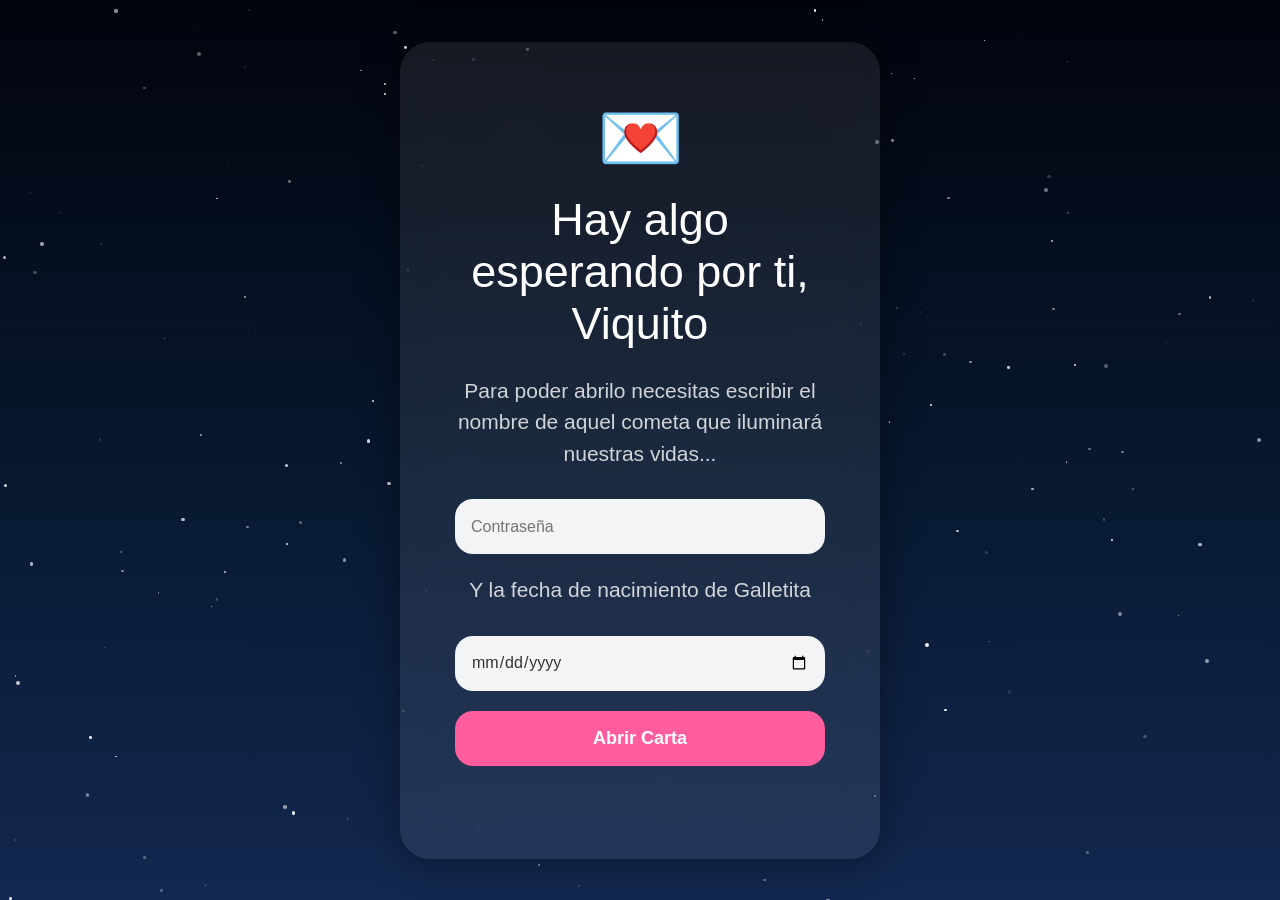
<file: index.html>
<!DOCTYPE html>
<html lang="es">

<head>

<meta charset="UTF-8">
<meta name="viewport" content="width=device-width, initial-scale=1.0">

<title>Viquito</title>

<link rel="stylesheet" href="style.css">

</head>

<body>

<div id="stars"></div>

<div class="floating-hearts"></div>

<div class="login-box">

    <h1>💌</h1>

    <h2>Hay algo esperando por ti, Viquito</h2>

    <p>
        Para poder abrilo necesitas escribir el nombre de aquel cometa que iluminará nuestras vidas...
    </p>

    <input
        type="password"
        id="password"
        placeholder="Contraseña">
        <p>
            Y la fecha de nacimiento de Galletita
        </p>
    <input
        type="date"
        id="fecha">

    <button onclick="login()">
        Abrir Carta
    </button>

    <small id="mensaje"></small>

</div>

<script src="script.js"></script>

</body>
</html>
</file>
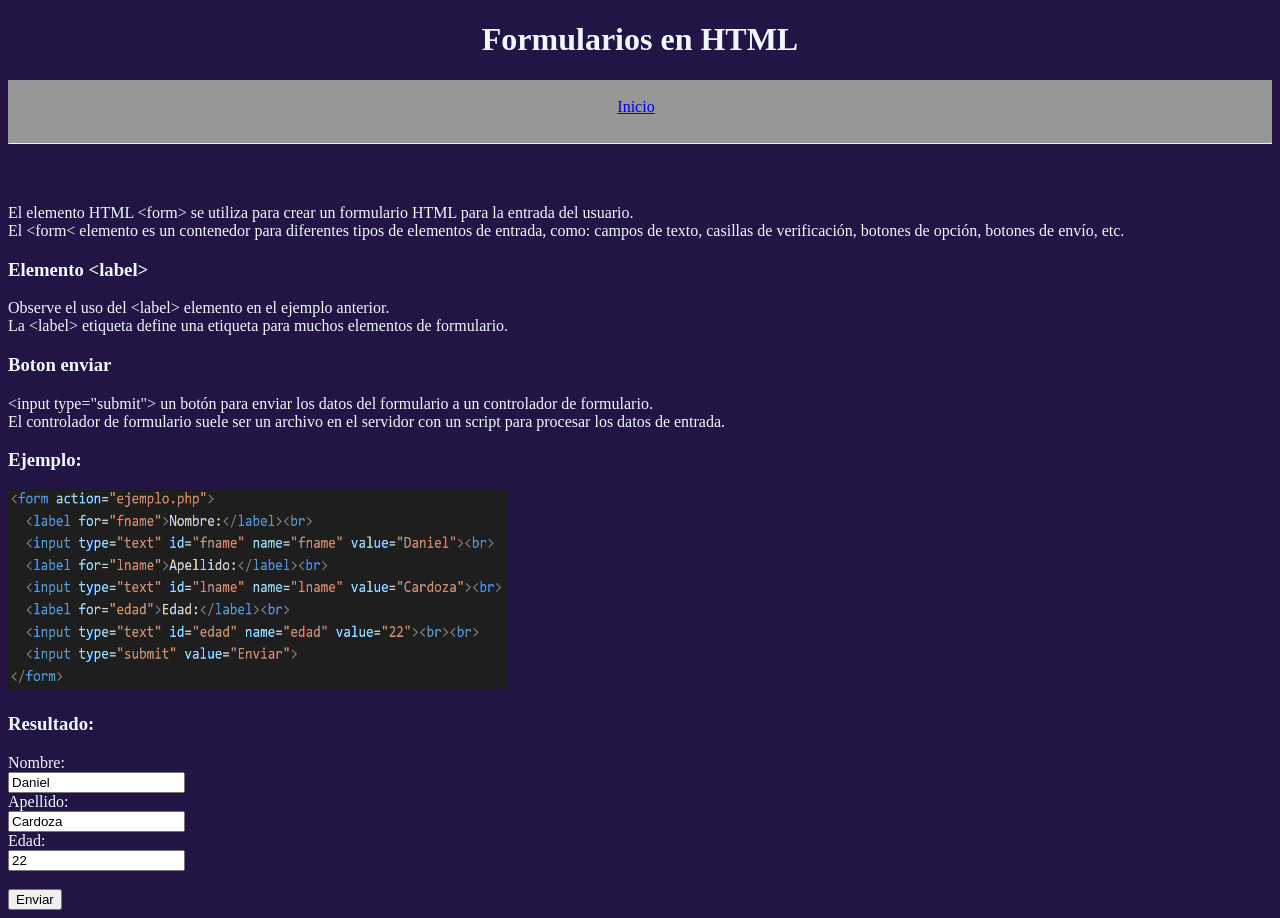
<file: paginas/formularios.html>
<!DOCTYPE html>
<html lang="es">
<head>
    <meta charset="UTF-8">
    <meta http-equiv="X-UA-Compatible" content="IE=edge">
    <meta name="viewport" content="width=device-width, initial-scale=1.0">
    <title>Formulario</title>
    <link rel="stylesheet" href="">
    <style>

    </style>
</head>
<body style="background-color: rgb(34, 21, 70)">
    <header>
        <div>
            <h1 style="text-align: center; color:aliceblue">Formularios en HTML</h1>
        </div>
    </header>
    <nav>
        <div style="background-color: rgb(152, 151, 151); text-align: center;">
            <br>
            <a href="../index.html">Inicio</a>&nbsp;&nbsp;
            <br><br><hr>
        </div>
    </nav>
    <section id="seccion5" style="color: aliceblue;">
                <br><br>
              <P>
                El elemento HTML &lt;form&gt; se utiliza para crear un formulario HTML para la entrada del usuario. <br>
                El &lt;form&lt; elemento es un contenedor para diferentes tipos de elementos de entrada, como: campos de texto, casillas de verificación, botones de opción, botones de envío, etc. <br>

              </P>
        <h3 style="text-align: left;">Elemento &lt;label&gt;</h3>
        <p>
            Observe el uso del &lt;label&gt; elemento en el ejemplo anterior. <br>
            La &lt;label&gt; etiqueta define una etiqueta para muchos elementos de formulario. <br>

        </p>
        <h3 style="text-align: left;">Boton enviar</h3>
        <p>
            &lt;input type="submit"&gt; un botón para enviar los datos del formulario a un controlador de formulario.<br>
            El controlador de formulario suele ser un archivo en el servidor con un script para procesar los datos de entrada.<br>
        </p>
        <h3 style="text-align: left;">Ejemplo:</h3>
        <img style="height: 200px; width: 500px;" src="../img/formularios.png" alt="Programacion">
       
      <h3 style="text-align: left;">Resultado:</h3>

      <form action="ejemplo.php">
        <label for="fname">Nombre:</label><br>
        <input type="text" id="fname" name="fname" value="Daniel"><br>
        <label for="lname">Apellido:</label><br>
        <input type="text" id="lname" name="lname" value="Cardoza"><br>
        <label for="edad">Edad:</label><br>
        <input type="text" id="edad" name="edad" value="22"><br><br>
        <input type="submit" value="Enviar">
      </form>
    </section>
    

    </body>
    </html>
</file>
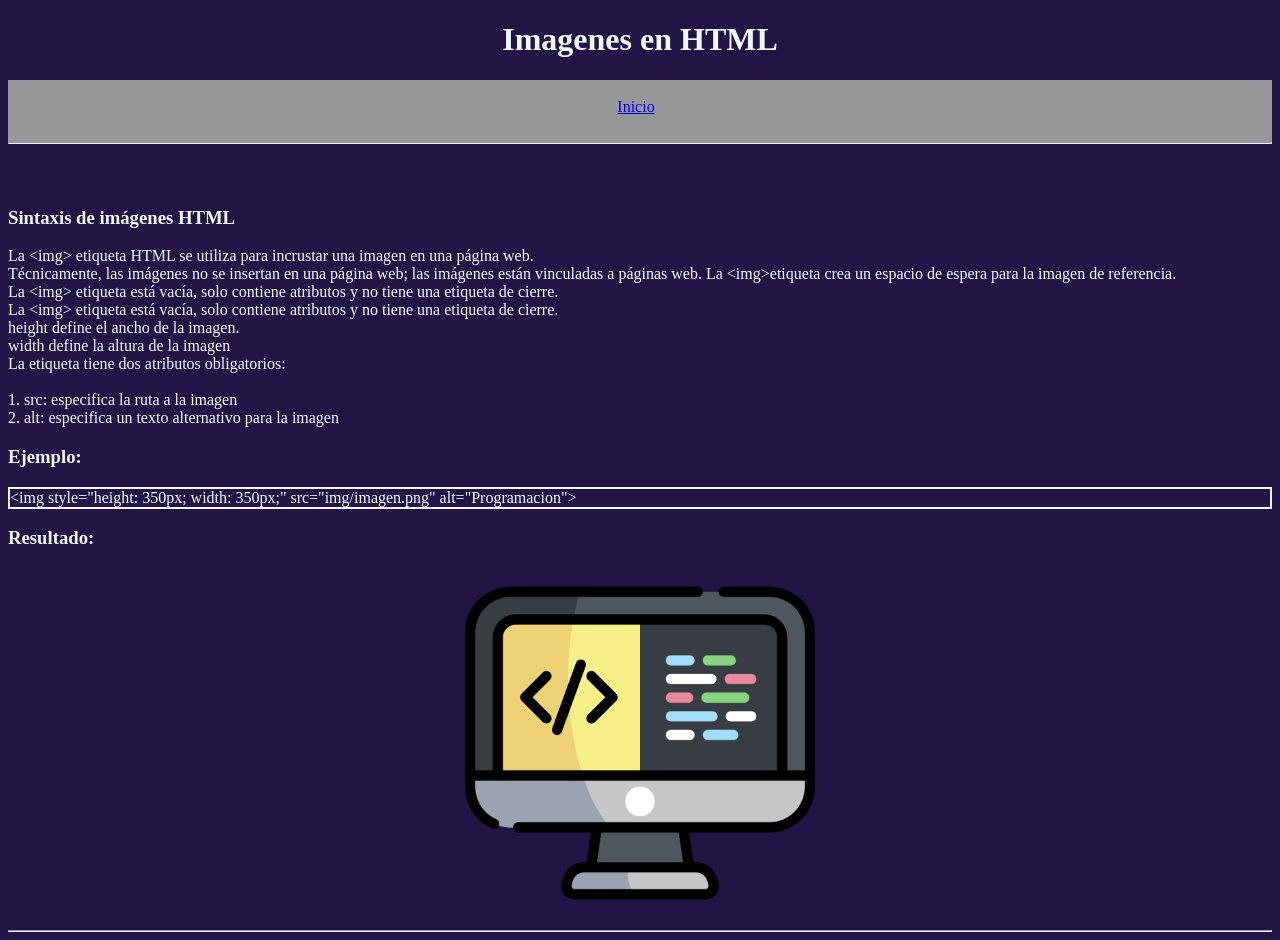
<file: paginas/imagenes.html>
<!DOCTYPE html>
<html lang="es">
<head>
    <meta charset="UTF-8">
    <meta http-equiv="X-UA-Compatible" content="IE=edge">
    <meta name="viewport" content="width=device-width, initial-scale=1.0">
    <title>Imagenes</title>
    <link rel="stylesheet" href="">
    <style>

    </style>
</head>
<body style="background-color: rgb(34, 21, 70)">
    <header>
        <div>
            <h1 style="text-align: center; color:aliceblue">Imagenes en HTML</h1>
        </div>
    </header>
    <nav>
        <div style="background-color: rgb(152, 151, 151); text-align: center;">
            <br>
            <a href="../index.html">Inicio</a>&nbsp;&nbsp;
            <br><br><hr>
        </div>
    </nav>
    <section id="seccion2" style="color: aliceblue";>
        <br><br>
    
        <h3 style="text-align: left;">Sintaxis de imágenes HTML</h3>
    
            <p>
                La &lt;img&gt; etiqueta HTML se utiliza para incrustar una imagen en una página web. <br>
                Técnicamente, las imágenes no se insertan en una página web; las imágenes están vinculadas a páginas web. La &lt;img&gt;etiqueta crea un espacio de espera para la imagen de referencia. <br>
                La &lt;img&gt; etiqueta está vacía, solo contiene atributos y no tiene una etiqueta de cierre. <br>
                La &lt;img&gt; etiqueta está vacía, solo contiene atributos y no tiene una etiqueta de cierre. <br>
                height define el ancho de la imagen. <br>
                width define la altura de la imagen <br>
                La <img>etiqueta tiene dos atributos obligatorios: <br>
                
                <br>
                1. src: especifica la ruta a la imagen <br>
                2. alt: especifica un texto alternativo para la imagen <br>
            
            </p>
        <h3 style="text-align: left;">Ejemplo:</h3>
            <p style="border: 2px solid aliceblue;">
                &lt;img style="height: 350px; width: 350px;" src="img/imagen.png" alt="Programacion"&gt;
            </p>
        <h3 style="text-align: left;">Resultado:</h3>    
            <div align = "center"><img style="height: 350px; width: 350px;" src="../img/imagen.png" alt="Programacion"> </div>
    </section>
    <hr>

    </body>
    </html>
</file>
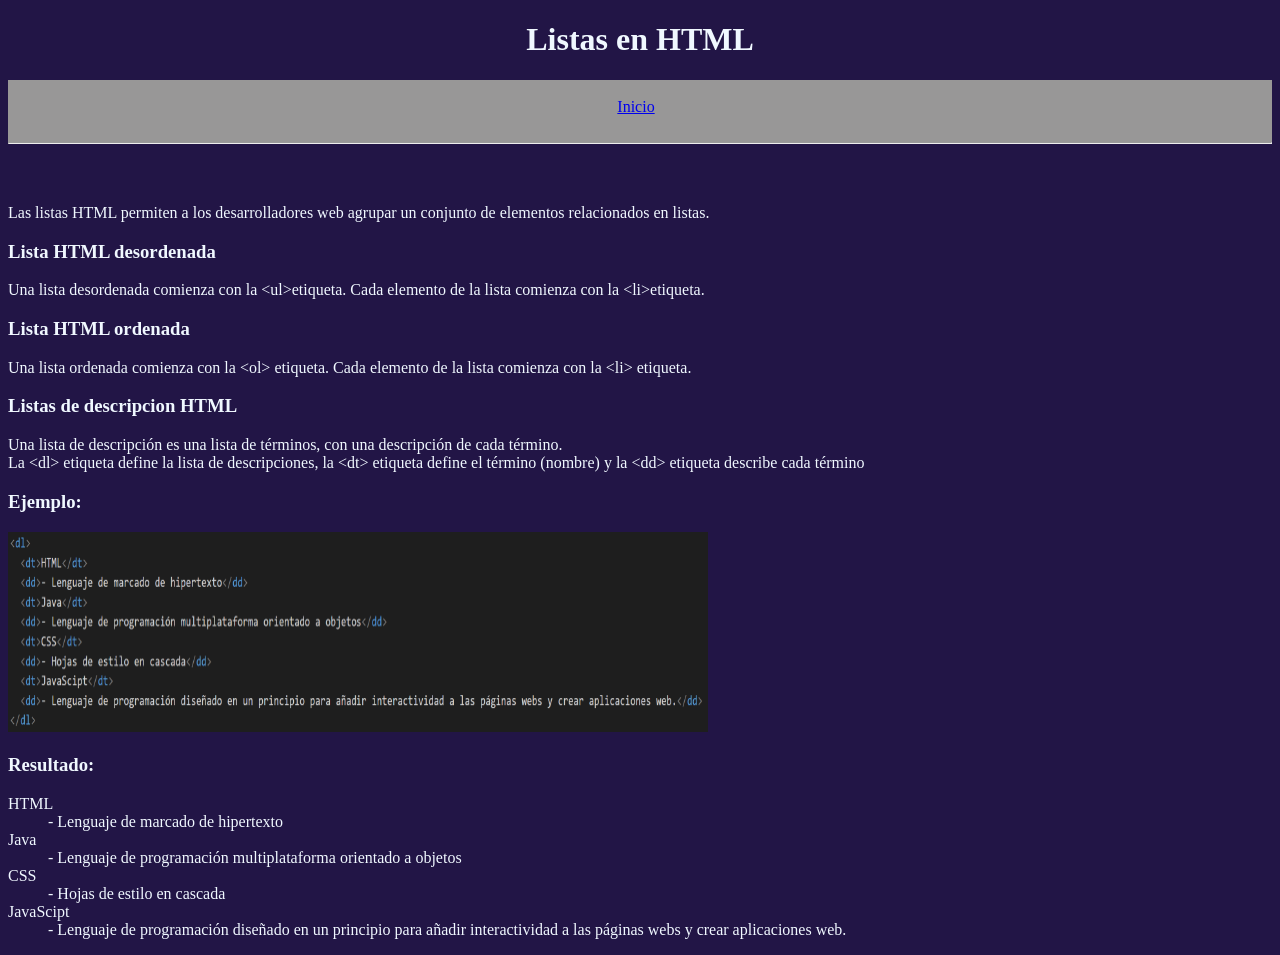
<file: paginas/listas.html>
<!DOCTYPE html>
<html lang="es">
<head>
    <meta charset="UTF-8">
    <meta http-equiv="X-UA-Compatible" content="IE=edge">
    <meta name="viewport" content="width=device-width, initial-scale=1.0">
    <title>Listas</title>
    <link rel="stylesheet" href="">
    <style>

    </style>
</head>
<body style="background-color: rgb(34, 21, 70)">
    <header>
        <div>
            <h1 style="text-align: center; color:aliceblue">Listas en HTML</h1>
        </div>
    </header>
    <nav>
        <div style="background-color: rgb(152, 151, 151); text-align: center;">
            <br>
            <a href="../index.html">Inicio</a>&nbsp;&nbsp;
            <br><br><hr>
        </div>
    </nav>
    <br><br>
    <section style="color: aliceblue;">
        
              <P>
                Las listas HTML permiten a los desarrolladores web agrupar un conjunto de elementos relacionados en listas. <br>
              </P>
        <h3 style="text-align: left;">Lista HTML desordenada</h3>
        <p>
            Una lista desordenada comienza con la &lt;ul&gt;etiqueta. Cada elemento de la lista comienza con la &lt;li&gt;etiqueta. <br>

        </p>
        <h3 style="text-align: left;">Lista HTML ordenada</h3>
        <p>
            Una lista ordenada comienza con la &lt;ol&gt; etiqueta. Cada elemento de la lista comienza con la &lt;li&gt; etiqueta. <br>
        </p>
        <h3 style="text-align: left;">Listas de descripcion HTML</h3>
        <p>
            Una lista de descripción es una lista de términos, con una descripción de cada término.<br>
            La &lt;dl&gt; etiqueta define la lista de descripciones, la &lt;dt&gt; etiqueta define el término (nombre) y la &lt;dd&gt; etiqueta describe cada término <br>

        </p>
        <h3 style="text-align: left;">Ejemplo:</h3>
      <img style="height: 200px; width: 700px;" src="../img/listas.png" alt="Programacion">
      <h3 style="text-align: left;">Resultado:</h3>
      <dl>
        <dt>HTML</dt>
        <dd>- Lenguaje de marcado de hipertexto</dd>
        <dt>Java</dt>
        <dd>- Lenguaje de programación multiplataforma orientado a objetos</dd>
        <dt>CSS</dt>
        <dd>- Hojas de estilo en cascada</dd>
        <dt>JavaScipt</dt>
        <dd>- Lenguaje de programación diseñado en un principio para añadir interactividad a las páginas webs y crear aplicaciones web.</dd>
      </dl>
    </section>

    </body>
    </html>
</file>
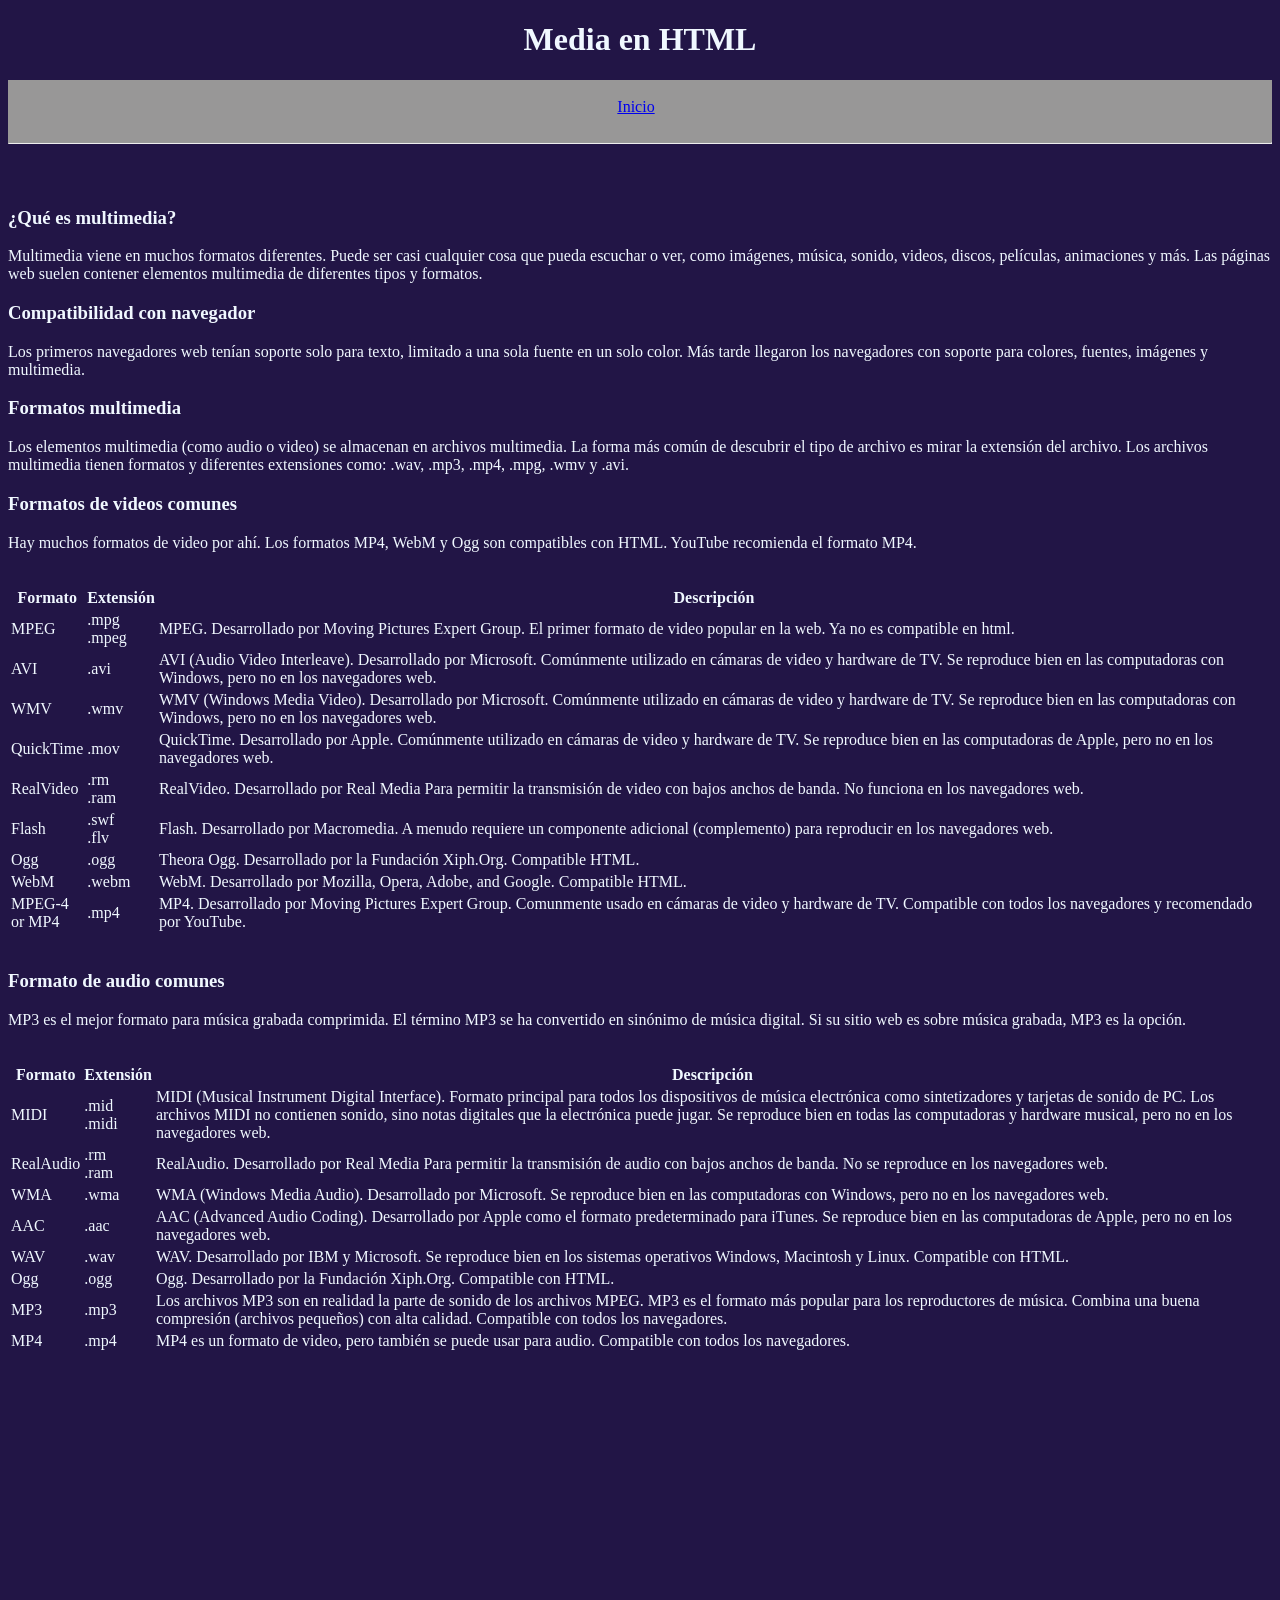
<file: paginas/media.html>
<!DOCTYPE html>
<html lang="es">
<head>
    <meta charset="UTF-8">
    <meta http-equiv="X-UA-Compatible" content="IE=edge">
    <meta name="viewport" content="width=device-width, initial-scale=1.0">
    <title>Media</title>
    <link rel="stylesheet" href="">
    <style>

    </style>
</head>
<body style="background-color: rgb(34, 21, 70)">
    <header>
        <div>
            <h1 style="text-align: center; color:aliceblue">Media en HTML</h1>
        </div>
    </header>
    <nav>
        <div style="background-color: rgb(152, 151, 151); text-align: center;">
            <br>
            <a href="../index.html">Inicio</a>&nbsp;&nbsp;
            <br><br><hr>
        </div>
    </nav>
    <section id="seccion6" style="color: aliceblue;">
        <br><br>
      
        <h3 style="text-align: left;">¿Qué es multimedia?</h3>
        <p>
            Multimedia viene en muchos formatos diferentes. 
            Puede ser casi cualquier cosa que pueda escuchar o ver, como imágenes, música, sonido, videos, discos, películas, animaciones y más.
            Las páginas web suelen contener elementos multimedia de diferentes tipos y formatos.
        </p>
        <h3 style="text-align: left;">Compatibilidad con navegador</h3>
        <p>
            Los primeros navegadores web tenían soporte solo para texto, limitado a una sola fuente en un solo color.
            Más tarde llegaron los navegadores con soporte para colores, fuentes, imágenes y multimedia.
        </p>
        <h3 style="text-align: left;">Formatos multimedia</h3>
        <p>
            Los elementos multimedia (como audio o video) se almacenan en archivos multimedia.
            La forma más común de descubrir el tipo de archivo es mirar la extensión del archivo.
            Los archivos multimedia tienen formatos y diferentes extensiones como: .wav, .mp3, .mp4, .mpg, .wmv y .avi.
        </p>
        <h3 style="text-align: left;">Formatos de videos comunes</h3>
        <p>
            Hay muchos formatos de video por ahí.
            Los formatos MP4, WebM y Ogg son compatibles con HTML.
            YouTube recomienda el formato MP4.
        </p><br>
        <table class="ws-table-all notranslate">
        <tr>
        <th>Formato</th>
        <th style="width:50px">Extensión</th>
        <th>Descripción</th>
        </tr>
        <tr>
        <td>MPEG</td>
        <td>.mpg<br>.mpeg</td>
        <td>
            MPEG. 
            Desarrollado por 
            Moving Pictures Expert Group. El primer formato de video popular en la web. 
            Ya no es compatible en html. </td>
        </tr>
        <tr>
        <td>AVI</td>
        <td>.avi</td>
        <td>
            AVI (Audio Video Interleave). Desarrollado por Microsoft. Comúnmente utilizado en cámaras de video y hardware de TV. 
            Se reproduce bien en las computadoras con Windows, pero no en los navegadores web.</td>
        </tr>
        <tr>
        <td>WMV</td>
        <td>.wmv</td>
        <td>
            WMV (Windows Media Video). Desarrollado por Microsoft. 
            Comúnmente utilizado en cámaras de video y hardware de TV. 
            Se reproduce bien en las computadoras con Windows, pero no en los navegadores web.</td>
        </tr>
        <tr>
        <td>QuickTime</td>
        <td>.mov</td>
        <td>
            QuickTime. Desarrollado por Apple. Comúnmente utilizado en cámaras de video y hardware de TV.
            Se reproduce bien en las computadoras de Apple, pero no en los navegadores web.</td>
        </tr>
        <tr>
        <td>RealVideo</td>
        <td>.rm<br>.ram</td>
        <td>
            RealVideo. Desarrollado por Real Media Para permitir la transmisión de video con bajos anchos de banda. 
            No funciona en los navegadores web.</td>
        </tr>
        <tr>
        <td>Flash</td>
        <td>.swf<br>.flv</td>
        <td>
            Flash. Desarrollado por Macromedia. 
            A menudo requiere un componente adicional (complemento) para reproducir en los navegadores web.</td>
        </tr>
        <tr>
        <td>Ogg</td>
        <td>.ogg</td>
        <td>
            Theora Ogg. Desarrollado por la Fundación Xiph.Org. Compatible HTML.</td>
        </tr>
        <tr>
        <td>WebM</td>
        <td>.webm</td>
        <td>
            WebM. 
            Desarrollado por Mozilla, Opera, Adobe, and Google. Compatible 
            HTML.</td>
        </tr>
        <tr>
        <td>MPEG-4<br>or MP4</td>
        <td>.mp4</td>
        <td>
            MP4. 
            Desarrollado por Moving Pictures Expert Group. Comunmente usado en cámaras de video y hardware de TV. 
            Compatible con todos los navegadores y&nbsp;recomendado por YouTube.&nbsp; </td>
        </tr>
        </table>
        <br>
        <h3>Formato de audio comunes</h3>
        <p>
            MP3 es el mejor formato para música grabada comprimida. El término MP3 se ha convertido en sinónimo de música digital.
            Si su sitio web es sobre música grabada, MP3 es la opción.
        </p><br>
        <table class="ws-table-all notranslate">
        <tr>
        <th>Formato</th>
        <th style="width:50px">Extensión</th>
        <th>Descripción</th>
        </tr>
        <tr>
        <td>MIDI</td>
        <td>.mid<br>.midi</td>
        <td>
            MIDI (Musical Instrument Digital Interface). 
            Formato principal para todos los dispositivos de música electrónica como sintetizadores y tarjetas de sonido de PC. 
            Los archivos MIDI no contienen sonido, sino notas digitales que la electrónica puede jugar. Se reproduce bien en todas las computadoras y hardware musical, pero no en los navegadores web.</td>
        </tr>
        <tr>
        <td>RealAudio</td>
        <td>.rm<br>.ram</td>
        <td>
            RealAudio. 
            Desarrollado por Real Media 
            Para permitir la transmisión de audio con bajos anchos de banda. 
            No se reproduce en los navegadores web.</td>
        </tr>
        <tr>
        <td>WMA</td>
        <td>.wma</td>
        <td>
            WMA (Windows Media Audio). Desarrollado por Microsoft. 
            Se reproduce bien en las computadoras con Windows, pero no en los navegadores web.</td>
        </tr>
        <tr>
        <td>AAC</td>
        <td>.aac</td>
        <td>
            AAC (Advanced Audio Coding). 
            Desarrollado por Apple como el formato predeterminado para iTunes. 
            Se reproduce bien en las computadoras de Apple, pero no en los navegadores web.</td>
        </tr>
        <tr>
        <td>WAV</td>
        <td>.wav</td>
        <td>
            WAV. 
            Desarrollado por IBM y Microsoft. 
            Se reproduce bien en los sistemas operativos Windows, Macintosh y Linux. 
            Compatible con HTML.</td>
        </tr>
        <tr>
        <td>Ogg</td>
        <td>.ogg</td>
        <td>
            Ogg. 
            Desarrollado por la Fundación Xiph.Org. Compatible con HTML.</td>
        </tr>
        <tr>
        <td>MP3</td>
        <td>.mp3</td>
        <td>
            Los archivos MP3 son en realidad la parte de sonido de los archivos MPEG. 
            MP3 es el formato más popular para los reproductores de música. 
            Combina una buena compresión (archivos pequeños) con alta calidad. 
            Compatible con todos los navegadores.</td>
        </tr>
        <tr>
        <td>MP4</td>
        <td>.mp4</td>
        <td>
            MP4 es un formato de video, pero también se puede usar para audio. 
            Compatible con todos los navegadores.</td>
        </tr>
        </table>   
        <center><iframe width="560" height="315" src="https://www.youtube.com/embed/kZlyEIk5kzo" title="YouTube video player" frameborder="0" allow="accelerometer; autoplay; clipboard-write; encrypted-media; gyroscope; picture-in-picture; web-share" allowfullscreen></iframe></center>
    </section>

    </body>
    </html>
</file>
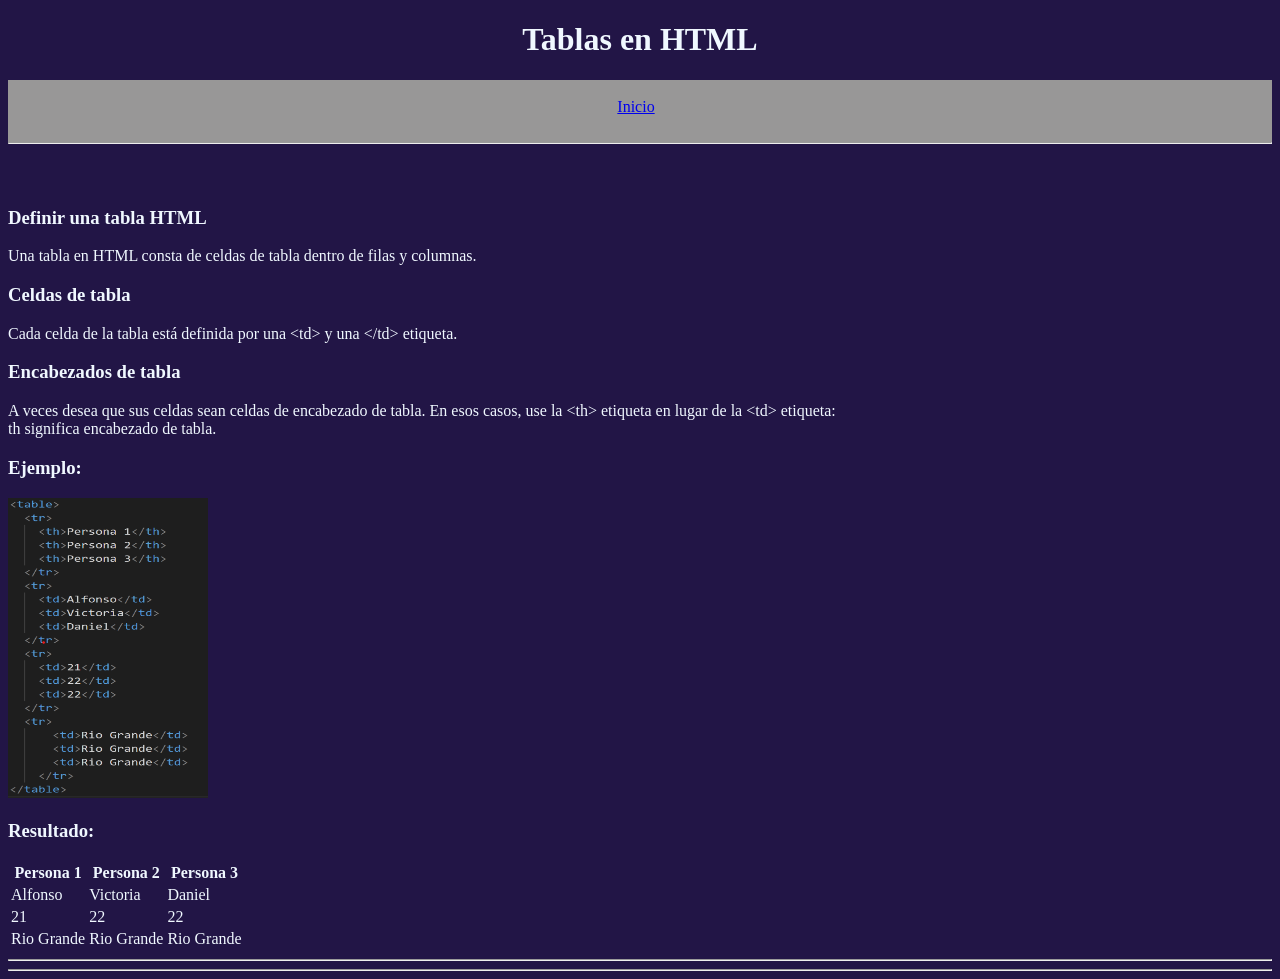
<file: paginas/tablas.html>
<!DOCTYPE html>
<html lang="es">
<head>
    <meta charset="UTF-8">
    <meta http-equiv="X-UA-Compatible" content="IE=edge">
    <meta name="viewport" content="width=device-width, initial-scale=1.0">
    <title>Tablas</title>
    <link rel="stylesheet" href="">
    <style>

    </style>
</head>
<body style="background-color: rgb(34, 21, 70)">
    <header>
        <div>
            <h1 style="text-align: center; color:aliceblue">Tablas en HTML</h1>
        </div>
    </header>
    <nav>
        <div style="background-color: rgb(152, 151, 151); text-align: center;">
            <br>
            <a href="../index.html">Inicio</a>&nbsp;&nbsp;
            <br><br><hr>
        </div>
    </nav>
    <section style="color: aliceblue;">
       <br> <br>
        <h3 style="text-align: left;">Definir una tabla HTML</h3>
        <P>
            Una tabla en HTML consta de celdas de tabla dentro de filas y columnas. <br>
        </P>
        <h3 style="text-align: left;">Celdas de tabla</h3>
        <p>
            Cada celda de la tabla está definida por una &lt;td&gt; y una &lt;/td&gt; etiqueta. <br>
        </p>
        <h3 style="text-align: left;">Encabezados de tabla</h3>
        <p>
            A veces desea que sus celdas sean celdas de encabezado de tabla. En esos casos, use la &lt;th&gt; etiqueta en lugar de la &lt;td&gt; etiqueta: <br>
            th significa encabezado de tabla. <br>
        </p>
        <h3 style="text-align: left;">Ejemplo:</h3>
      <img style="height: 300px; width: 200px;" src="../img/tablas.png" alt="Programacion">
      <h3 style="text-align: left;">Resultado:</h3>
      <table>
        <tr>
          <th>Persona 1</th>
          <th>Persona 2</th>
          <th>Persona 3</th>
        </tr>
        <tr>
          <td>Alfonso</td>
          <td>Victoria</td>
          <td>Daniel</td>
        </tr>
        <tr>
          <td>21</td>
          <td>22</td>
          <td>22</td>
        </tr>
        <tr>
            <td>Rio Grande</td>
            <td>Rio Grande</td>
            <td>Rio Grande</td>
          </tr>
      </table>

    </section>
    <hr>
    <hr>

    </body>
    </html>
</file>
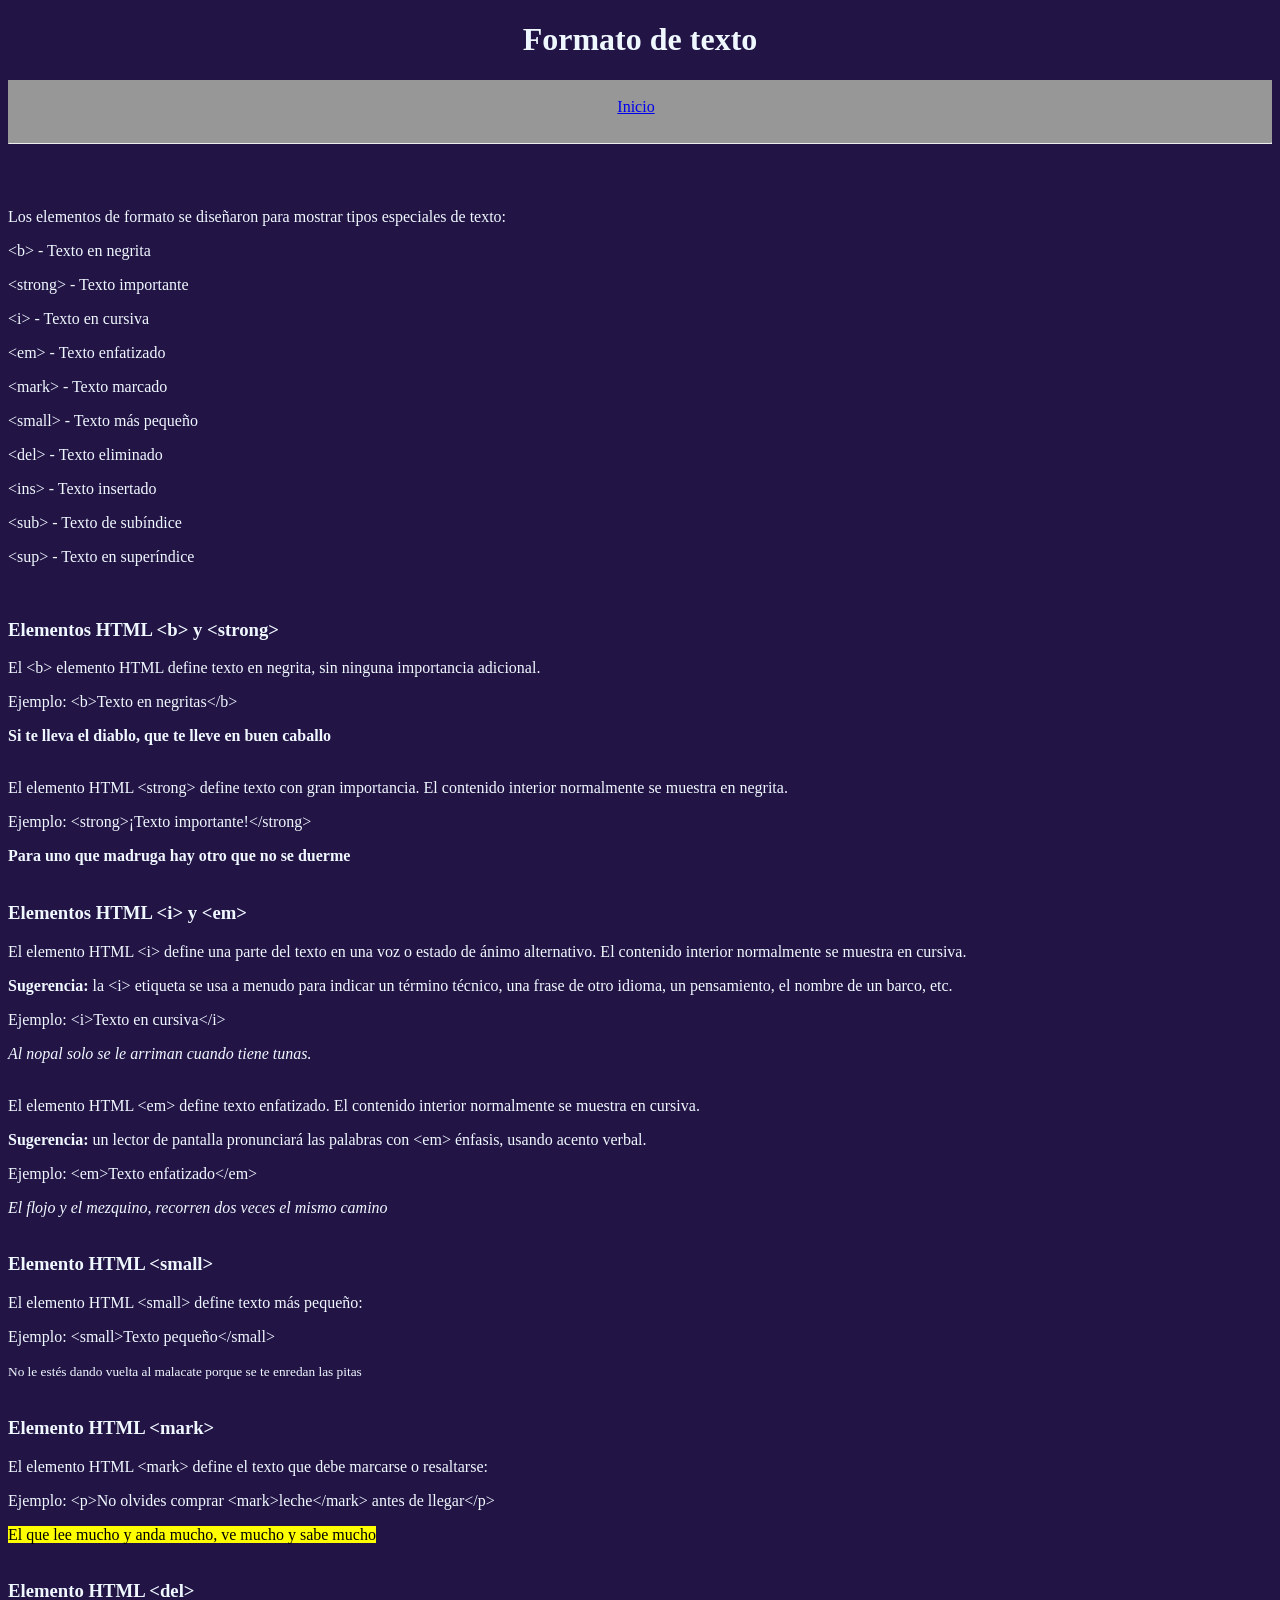
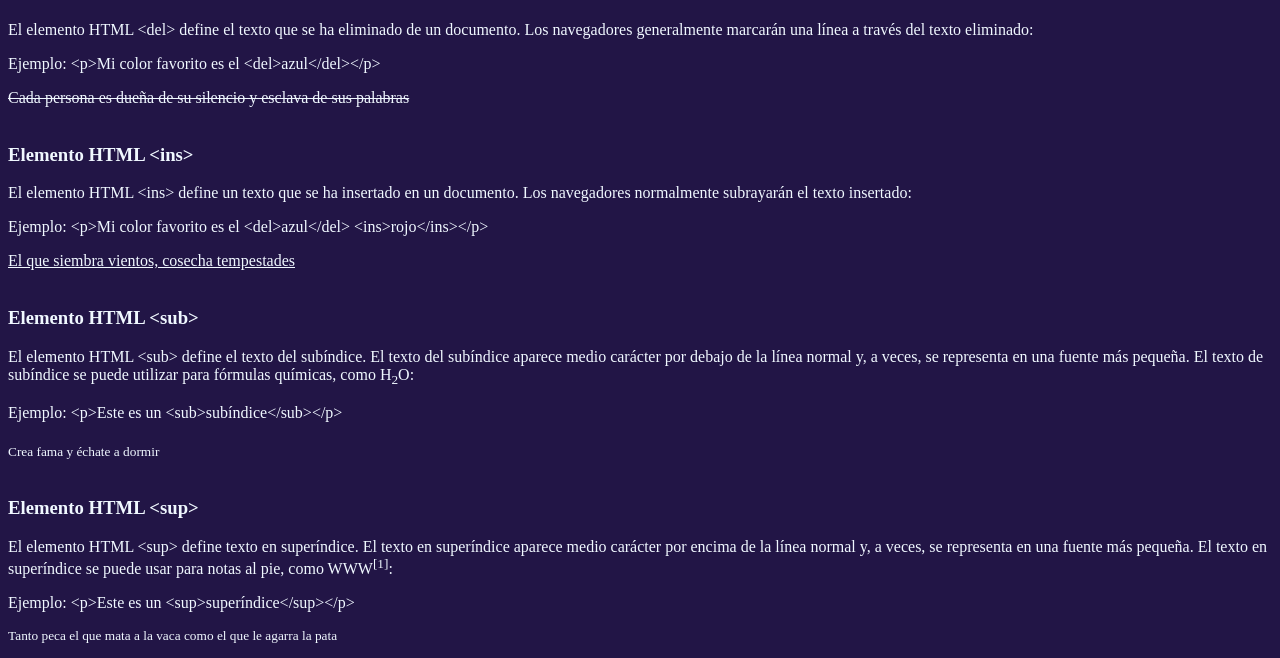
<file: paginas/texto.html>
<!DOCTYPE html>
<html lang="es">
<head>
    <meta charset="UTF-8">
    <meta http-equiv="X-UA-Compatible" content="IE=edge">
    <meta name="viewport" content="width=device-width, initial-scale=1.0">
    <title>Formato de texto</title>
    <link rel="stylesheet" href="">
    <style>

    </style>
</head>
<body style="background-color: rgb(34, 21, 70)">
    <header>
        <div>
            <h1 style="text-align: center; color:aliceblue">Formato de texto</h1>
        </div>
    </header>
    <nav>
        <div style="background-color: rgb(152, 151, 151); text-align: center;">
            <br>
            <a href="../index.html">Inicio</a>&nbsp;&nbsp;
            <br><br><hr>
        </div>
    </nav>
    <section style="color: aliceblue;">
        <br><br>
        <h2 style="text-align: center; color:aliceblue"></h2>
        <p>
            Los elementos de formato se diseñaron para mostrar tipos especiales de texto:
            <p>&lt;b&gt; - Texto en negrita</p>
            <p>&lt;strong&gt; - Texto importante</p>
            <p>&lt;i&gt; - Texto en cursiva</p>
            <p>&lt;em&gt; - Texto enfatizado</p>
            <p>&lt;mark&gt; - Texto marcado</p>
            <p>&lt;small&gt; - Texto más pequeño</p>
            <p>&lt;del&gt; - Texto eliminado</p>
            <p>&lt;ins&gt; - Texto insertado</p>
            <p>&lt;sub&gt; - Texto de subíndice</p>
            <p>&lt;sup&gt; - Texto en superíndice</p>
        </p><br>
        
        <h3 style="text-align: left;">Elementos HTML &lt;b&gt; y &lt;strong&gt;</h3>
        <p>
            El &lt;b&gt; elemento HTML define texto en negrita, sin ninguna importancia adicional.
        </p>
        <p>Ejemplo: &lt;b&gt;Texto en negritas&lt;/b&gt;</p>
        <b>Si te lleva el diablo, que te lleve en buen caballo</b>
        <br>
        <br>
        <p>El elemento HTML &lt;strong&gt; define texto con gran importancia. El contenido interior normalmente se muestra en negrita.</p>
        <p>Ejemplo: &lt;strong&gt;¡Texto importante!&lt;/strong&gt;</p>
        <strong>Para uno que madruga hay otro que no se duerme</strong>
        <br>
        <br>
        <h3 style="text-align: left;">Elementos HTML &lt;i&gt; y &lt;em&gt;</h3>
        <p>
            El elemento HTML &lt;i&gt; define una parte del texto en una voz o estado de ánimo alternativo. El contenido interior normalmente se muestra en cursiva.
        </p>
        <p> <b>Sugerencia: </b>la &lt;i&gt; etiqueta se usa a menudo para indicar un término técnico, una frase de otro idioma, un pensamiento, el nombre de un barco, etc.</p>
        <p>Ejemplo: &lt;i&gt;Texto en cursiva&lt;/i&gt;</p>
        <i>Al nopal solo se le arriman cuando tiene tunas.</i>
        <br>
        <br>
        <p>El elemento HTML &lt;em&gt; define texto enfatizado. El contenido interior normalmente se muestra en cursiva.</p>
        <p> <b>Sugerencia: </b>un lector de pantalla pronunciará las palabras con &lt;em&gt; énfasis, usando acento verbal.</p>
        <p>Ejemplo: &lt;em&gt;Texto enfatizado&lt;/em&gt;</p>
        <em>El flojo y el mezquino, recorren dos veces el mismo camino</em>
        <br>
        <br>
        <h3 style="text-align: left;">Elemento HTML &lt;small&gt;</h3>
        <p>
            El elemento HTML &lt;small&gt; define texto más pequeño:
        </p>
        <p>Ejemplo: &lt;small&gt;Texto pequeño&lt;/small&gt;</p>
        <small> No le estés dando vuelta al malacate porque se te enredan las pitas</small>
        <br>
        <br>
        <h3 style="text-align: left;">Elemento HTML &lt;mark&gt;</h3>
        <p>
            El elemento HTML &lt;mark&gt; define el texto que debe marcarse o resaltarse:
        </p>
        <p>Ejemplo: &lt;p&gt;No olvides comprar &lt;mark&gt;leche&lt;/mark&gt; antes de llegar&lt;/p&gt;</p>
        <mark>El que lee mucho y anda mucho, ve mucho y sabe mucho</mark>
        <br>
        <br>
        <h3 style="text-align: left;">Elemento HTML &lt;del&gt;</h3>
        <p>
            El elemento HTML &lt;del&gt; define el texto que se ha eliminado de un documento. 
            Los navegadores generalmente marcarán una línea a través del texto eliminado:
        </p>
        <p>Ejemplo: &lt;p&gt;Mi color favorito es el &lt;del&gt;azul&lt;/del&gt;&lt;/p&gt;</p>
        <del> Cada persona es dueña de su silencio y esclava de sus palabras</del>
        <br>
        <br>
        <h3 style="text-align: left;">Elemento HTML &lt;ins&gt;</h3>
        <p>
            El elemento HTML &lt;ins&gt;  define un texto que se ha insertado en un documento. 
            Los navegadores normalmente subrayarán el texto insertado:
        </p>
        <p>Ejemplo: &lt;p&gt;Mi color favorito es el &lt;del&gt;azul&lt;/del&gt; &lt;ins&gt;rojo&lt;/ins&gt;&lt;/p&gt;</p>
        <ins>El que siembra vientos, cosecha tempestades </ins>
        <br>
        <br>
        <h3 style="text-align: left;">Elemento HTML &lt;sub&gt;</h3>
        <p>
            El elemento HTML &lt;sub&gt;  define el texto del subíndice. 
            El texto del subíndice aparece medio carácter por debajo de la línea normal y, a veces, se representa en una fuente más pequeña. 
            El texto de subíndice se puede utilizar para fórmulas químicas, como H<sub>2</sub>O:
        </p>
        <p>Ejemplo: &lt;p&gt;Este es un &lt;sub&gt;subíndice&lt;/sub&gt;&lt;/p&gt;</p>
        <sub>Crea fama y échate a dormir</sub>
        <br>
        <br>
        <h3 style="text-align: left;">Elemento HTML &lt;sup&gt;</h3>
        <p>
            El elemento HTML &lt;sup&gt; define texto en superíndice. 
            El texto en superíndice aparece medio carácter por encima de la línea normal y, a veces, se representa en una fuente más pequeña. 
            El texto en superíndice se puede usar para notas al pie, como WWW<sup>[1]</sup>:
        </p>
        <p>Ejemplo: &lt;p&gt;Este es un &lt;sup&gt;superíndice&lt;/sup&gt;&lt;/p&gt;</p>
        <sup>Tanto peca el que mata a la vaca como el que le agarra la pata</sup>
    </section>
    </body>
    </html>
</file>
<file: style.css>
*{

    margin:0;
    padding:0;
    box-sizing:border-box;
    font-family:'Segoe UI',sans-serif;

}


/* ==========================
   DOCUMENTO
========================== */

html{

    width:100%;
    min-height:100%;

}


body{

    position:relative;

    width:100%;

    min-height:100vh;
    min-height:100dvh;

    display:flex;

    justify-content:center;
    align-items:center;

    padding:15px;

    overflow-x:hidden;
    overflow-y:auto;

}


/* Fondo siempre visible */

body::before{

    content:"";

    position:fixed;

    inset:0;

    z-index:-2;

    background:
    linear-gradient(
        180deg,
        #02040d,
        #07172e,
        #132850
    );

}


/* ==========================
   ESTRELLAS
========================== */

#stars{

    position:fixed;

    inset:0;

    overflow:hidden;

    pointer-events:none;

    z-index:-1;

}



/* ==========================
   LOGIN
========================== */

.login-box{

    width:95%;

    max-width:480px;

    min-height:420px;

    padding:clamp(30px,6vw,55px);

    border-radius:30px;

    background:rgba(255,255,255,.08);

    backdrop-filter:blur(18px);
    -webkit-backdrop-filter:blur(18px);

    box-shadow:
    0 0 40px rgba(0,0,0,.4);

    text-align:center;

    color:white;

    animation:fade .8s ease;

}



/* ==========================
   TITULOS
========================== */

.login-box h1{

    font-size:clamp(45px,8vw,70px);

    margin-bottom:15px;

}


.login-box h2{

    font-size:clamp(28px,5vw,45px);

    margin-bottom:25px;

    font-weight:400;

}


.login-box p{

    opacity:.8;

    font-size:clamp(17px,4vw,21px);

    line-height:1.5;

    margin-bottom:30px;

}



/* ==========================
   INPUTS
========================== */

input{

    width:100%;

    height:55px;

    padding:0 16px;

    border:none;

    border-radius:18px;

    margin-bottom:20px;

    font-size:16px;

    outline:none;

    background:rgba(255,255,255,.95);

}


input[type="date"]{

    appearance:none;
    -webkit-appearance:none;

    color:#333;

}



/* ==========================
   BOTON
========================== */

button{

    width:100%;

    height:55px;

    border:none;

    border-radius:18px;

    cursor:pointer;

    font-size:18px;

    font-weight:600;

    background:#ff5d9e;

    color:white;

    transition:.35s;

}


button:hover{

    transform:scale(1.03);

    background:#ff78af;

}


button:active{

    transform:scale(.98);

}



/* ==========================
   MENSAJE
========================== */

#mensaje{

    display:block;

    margin-top:18px;

    min-height:20px;

    color:#ffb5b5;

    font-size:15px;

}



/* ==========================
   ANIMACIONES
========================== */

@keyframes fade{

    from{

        opacity:0;

        transform:
        translateY(35px)
        scale(.95);

    }

    to{

        opacity:1;

        transform:
        translateY(0)
        scale(1);

    }

}


@keyframes fadeOut{

    from{

        opacity:1;

        transform:scale(1);

    }

    to{

        opacity:0;

        transform:scale(.85);

    }

}


@keyframes twinkle{

    0%,100%{

        opacity:.2;

    }

    50%{

        opacity:1;

    }

}



/* ==========================
   MOVILES
========================== */

@media(max-width:400px){

    body{

        padding:10px;

    }

    .login-box{

        width:100%;

        min-height:auto;

        padding:25px;

        border-radius:22px;

    }

}



/* ==========================
   LANDSCAPE
========================== */

@media(max-height:600px) and (orientation:landscape){

    body{

        align-items:flex-start;

        padding-top:20px;

        padding-bottom:30px;

    }

    .login-box{

        min-height:auto;

        margin-bottom:20px;

        padding:25px;

    }

    .login-box h1{

        font-size:40px;

        margin-bottom:5px;

    }

    .login-box h2{

        font-size:22px;

        margin-bottom:10px;

    }

    .login-box p{

        margin-bottom:15px;

    }

}
</file>
